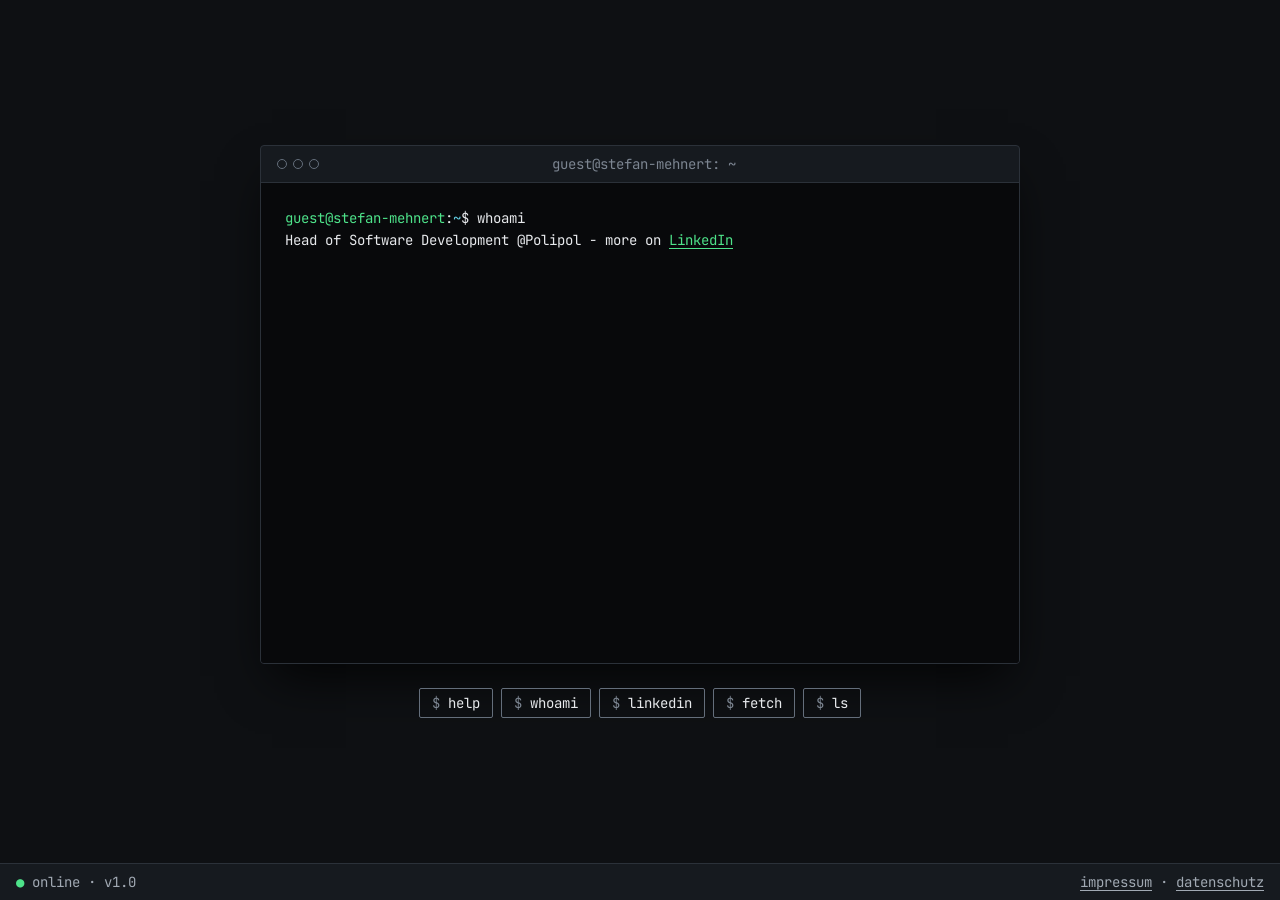
<file: index.html>
<!doctype html>
<html lang="en" data-theme="dark">
<head>
  <meta charset="utf-8">
  <meta name="viewport" content="width=device-width, initial-scale=1">
  <title>~/stefan-mehnert</title>
  <meta name="description" content="~/stefan-mehnert – a business card in a terminal.">
  <meta name="theme-color" content="#0e1013">
  <link rel="icon" href="favicon.svg" type="image/svg+xml">
  <link rel="preload" href="fonts/jetbrains-mono-latin-400-normal.woff2" as="font" type="font/woff2" crossorigin>
  <link rel="stylesheet" href="assets/style.css">
</head>
<body>
  <main>
    <section class="term" aria-label="Terminal">
      <div class="term-bar" aria-hidden="true">
        <div class="term-dots"><span></span><span></span><span></span></div>
        <div class="term-title">guest@stefan-mehnert: ~</div>
      </div>
      <div class="term-body" id="term">
        <div id="output" role="log" aria-live="polite"></div>
        <noscript>
          <div class="line"><span class="prompt-user">guest@stefan-mehnert</span>:<span class="prompt-path">~</span>$ whoami</div>
          <div class="line">Head of Software Development @Polipol - more on <a href="https://www.linkedin.com/in/stefan-mehnert-40a58489/" rel="noopener">LinkedIn</a></div>
          <div class="line faint">// JavaScript is off, so this terminal is read-only.</div>
        </noscript>
      </div>
    </section>
    <nav class="chips" id="chips" aria-label="Commands" hidden></nav>
  </main>
  <footer class="status">
    <span><span class="dot">●</span> online · v1.0</span>
    <span><a href="impressum.html">impressum</a> · <a href="datenschutz.html">datenschutz</a></span>
  </footer>
  <script src="assets/terminal.js"></script>
</body>
</html>
</file>
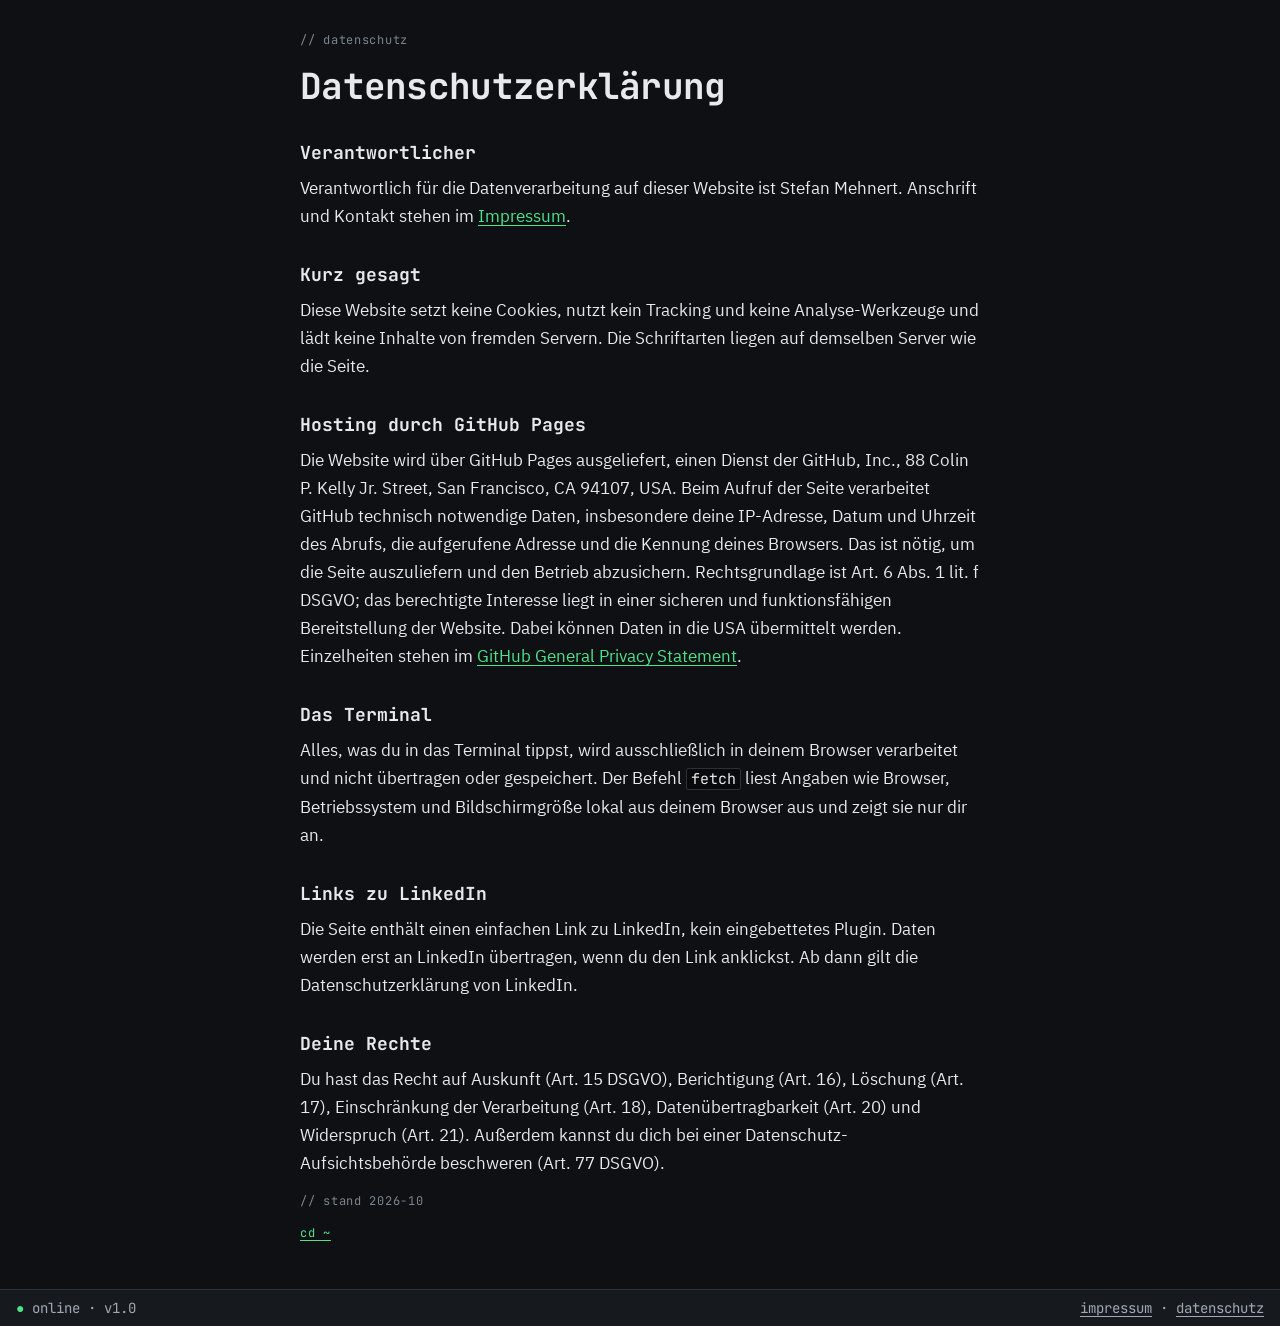
<file: datenschutz.html>
<!doctype html>
<html lang="de" data-theme="dark">
<head>
  <meta charset="utf-8">
  <meta name="viewport" content="width=device-width, initial-scale=1">
  <title>Datenschutz · ~/stefan-mehnert</title>
  <meta name="robots" content="noindex">
  <link rel="icon" href="favicon.svg" type="image/svg+xml">
  <link rel="stylesheet" href="assets/style.css">
</head>
<body>
  <main>
    <article class="doc">
      <p class="kicker">// datenschutz</p>
      <h1>Datenschutz&shy;erklärung</h1>

      <h2>Verantwortlicher</h2>
      <p>Verantwortlich für die Datenverarbeitung auf dieser Website ist Stefan Mehnert. Anschrift und Kontakt stehen im <a href="impressum.html">Impressum</a>.</p>

      <h2>Kurz gesagt</h2>
      <p>Diese Website setzt keine Cookies, nutzt kein Tracking und keine Analyse-Werkzeuge und lädt keine Inhalte von fremden Servern. Die Schriftarten liegen auf demselben Server wie die Seite.</p>

      <h2>Hosting durch GitHub Pages</h2>
      <p>Die Website wird über GitHub Pages ausgeliefert, einen Dienst der GitHub, Inc., 88 Colin P. Kelly Jr. Street, San Francisco, CA 94107, USA. Beim Aufruf der Seite verarbeitet GitHub technisch notwendige Daten, insbesondere deine IP-Adresse, Datum und Uhrzeit des Abrufs, die aufgerufene Adresse und die Kennung deines Browsers. Das ist nötig, um die Seite auszuliefern und den Betrieb abzusichern. Rechtsgrundlage ist Art. 6 Abs. 1 lit. f DSGVO; das berechtigte Interesse liegt in einer sicheren und funktionsfähigen Bereitstellung der Website. Dabei können Daten in die USA übermittelt werden. Einzelheiten stehen im <a href="https://docs.github.com/en/site-policy/privacy-policies/github-general-privacy-statement" rel="noopener">GitHub General Privacy Statement</a>.</p>

      <h2>Das Terminal</h2>
      <p>Alles, was du in das Terminal tippst, wird ausschließlich in deinem Browser verarbeitet und nicht übertragen oder gespeichert. Der Befehl <code>fetch</code> liest Angaben wie Browser, Betriebssystem und Bildschirmgröße lokal aus deinem Browser aus und zeigt sie nur dir an.</p>

      <h2>Links zu LinkedIn</h2>
      <p>Die Seite enthält einen einfachen Link zu LinkedIn, kein eingebettetes Plugin. Daten werden erst an LinkedIn übertragen, wenn du den Link anklickst. Ab dann gilt die Datenschutzerklärung von LinkedIn.</p>

      <h2>Deine Rechte</h2>
      <p>Du hast das Recht auf Auskunft (Art. 15 DSGVO), Berichtigung (Art. 16), Löschung (Art. 17), Einschränkung der Verarbeitung (Art. 18), Datenübertragbarkeit (Art. 20) und Widerspruch (Art. 21). Außerdem kannst du dich bei einer Datenschutz-Aufsichtsbehörde beschweren (Art. 77 DSGVO).</p>

      <p class="kicker">// stand 2026-10</p>
      <p class="kicker"><a href="./">cd ~</a></p>
    </article>
  </main>
  <footer class="status">
    <span><span class="dot">●</span> online · v1.0</span>
    <span><a href="impressum.html">impressum</a> · <a href="datenschutz.html">datenschutz</a></span>
  </footer>
</body>
</html>
</file>
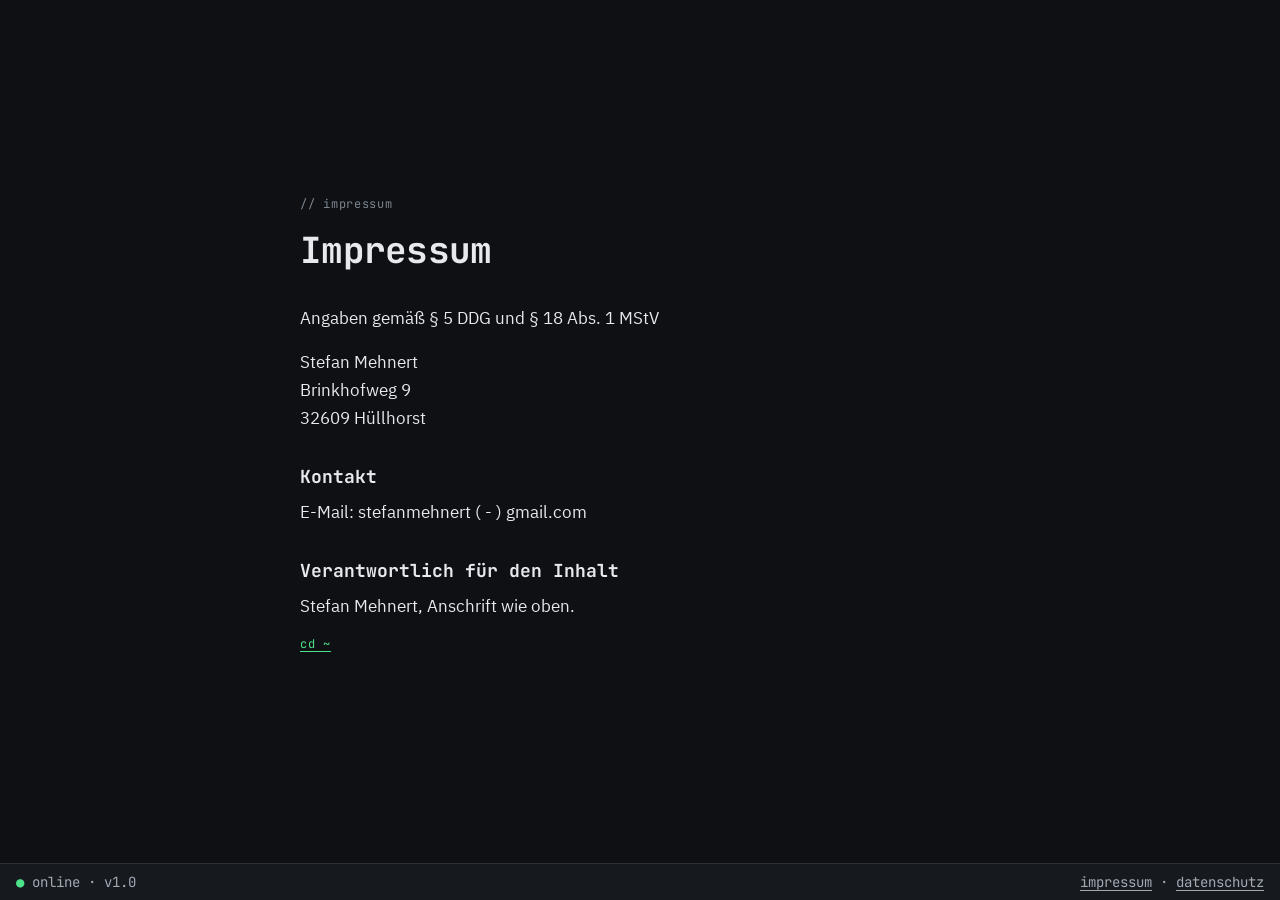
<file: impressum.html>
<!doctype html>
<html lang="de" data-theme="dark">
<head>
  <meta charset="utf-8">
  <meta name="viewport" content="width=device-width, initial-scale=1">
  <title>Impressum · ~/stefan-mehnert</title>
  <meta name="robots" content="noindex">
  <link rel="icon" href="favicon.svg" type="image/svg+xml">
  <link rel="stylesheet" href="assets/style.css">
</head>
<body>
  <main>
    <article class="doc">
      <p class="kicker">// impressum</p>
      <h1>Impressum</h1>
      <p>Angaben gemäß § 5 DDG und § 18 Abs. 1 MStV</p>
      <p>
        Stefan Mehnert<br>
        Brinkhofweg 9<br>
        32609 Hüllhorst
      </p>
      <h2>Kontakt</h2>
      <p>E-Mail: stefanmehnert ( - ) gmail.com</p>
      <h2>Verantwortlich für den Inhalt</h2>
      <p>Stefan Mehnert, Anschrift wie oben.</p>
      <p class="kicker"><a href="./">cd ~</a></p>
    </article>
  </main>
  <footer class="status">
    <span><span class="dot">●</span> online · v1.0</span>
    <span><a href="impressum.html">impressum</a> · <a href="datenschutz.html">datenschutz</a></span>
  </footer>
</body>
</html>
</file>
<file: assets/style.css>
/* Tokens aus dem Design-System ~/stefan-mehnert */
@font-face { font-family: "JetBrains Mono"; font-weight: 400; font-display: swap; src: url("../fonts/jetbrains-mono-latin-400-normal.woff2") format("woff2"); }
@font-face { font-family: "JetBrains Mono"; font-weight: 700; font-display: swap; src: url("../fonts/jetbrains-mono-latin-700-normal.woff2") format("woff2"); }
@font-face { font-family: "IBM Plex Sans"; font-weight: 400; font-display: swap; src: url("../fonts/ibm-plex-sans-latin-400-normal.woff2") format("woff2"); }
@font-face { font-family: "IBM Plex Sans"; font-weight: 600; font-display: swap; src: url("../fonts/ibm-plex-sans-latin-600-normal.woff2") format("woff2"); }

:root {
  --bg: #0e1013;
  --bg-raised: #161a1f;
  --bg-sunken: #08090b;
  --line: #2b3139;
  --line-strong: #646e7b;
  --ink: #e7e9ec;
  --ink-muted: #a1a9b3;
  --ink-faint: #7c8591;
  --accent: #4ee38a;
  --accent-soft: #0f2e1c;
  --on-accent: #0e1013;
  --amber: #f2b44b;
  --info: #62cfe4;
  --danger: #ff5d4f;
  --shadow-window: 0 24px 48px -12px #000000cc;
  --focus-ring: 0 0 0 2px #0e1013, 0 0 0 4px #4ee38a;

  --font-mono: "JetBrains Mono", ui-monospace, "SF Mono", Menlo, Consolas, monospace;
  --font-sans: "IBM Plex Sans", -apple-system, "Segoe UI", "Helvetica Neue", Arial, sans-serif;

  --space-1: 4px; --space-2: 8px; --space-3: 12px; --space-4: 16px;
  --space-6: 24px; --space-8: 32px; --space-12: 48px; --space-16: 64px;
  --radius-sm: 2px; --radius-md: 4px;
  --measure: 68ch;
  color-scheme: dark;
}

:root[data-theme="light"] {
  --bg: #f6f6f3;
  --bg-raised: #ffffff;
  --bg-sunken: #ecece7;
  --line: #d8d8d1;
  --line-strong: #7f858e;
  --ink: #15181c;
  --ink-muted: #4f565e;
  --ink-faint: #5f666e;
  --accent: #13713a;
  --accent-soft: #dcf2e3;
  --on-accent: #ffffff;
  --amber: #855400;
  --info: #0a6779;
  --danger: #bf2519;
  --shadow-window: 0 16px 40px -12px #15181c33;
  --focus-ring: 0 0 0 2px #f6f6f3, 0 0 0 4px #13713a;
  color-scheme: light;
}

*, *::before, *::after { box-sizing: border-box; }

html, body { margin: 0; }

body {
  min-height: 100vh;
  min-height: 100dvh;
  display: flex;
  flex-direction: column;
  background: var(--bg);
  color: var(--ink);
  font-family: var(--font-sans);
  font-size: 17px;
  line-height: 28px;
}

::selection { background: var(--accent-soft); color: var(--ink); }

a { color: var(--accent); text-underline-offset: 3px; }
a:focus-visible, button:focus-visible { outline: none; box-shadow: var(--focus-ring); border-radius: var(--radius-sm); }

main {
  flex: 1;
  display: flex;
  flex-direction: column;
  align-items: center;
  justify-content: center;
  gap: var(--space-6);
  padding: var(--space-8) var(--space-4);
}

/* Terminal-Fenster */
.term {
  width: 100%;
  max-width: 760px;
  background: var(--bg-raised);
  border: 1px solid var(--line);
  border-radius: var(--radius-md);
  box-shadow: var(--shadow-window);
  overflow: hidden;
}

.term-bar {
  display: flex;
  align-items: center;
  gap: var(--space-3);
  padding: var(--space-2) var(--space-4);
  border-bottom: 1px solid var(--line);
  font: 500 14px/20px var(--font-mono);
  color: var(--ink-faint);
}
.term-dots { display: flex; gap: 6px; }
.term-dots span { width: 10px; height: 10px; border-radius: 9999px; border: 1px solid var(--line-strong); }
.term-title { flex: 1; text-align: center; margin-right: 46px; overflow: hidden; text-overflow: ellipsis; white-space: nowrap; }

.term-body {
  background: var(--bg-sunken);
  padding: var(--space-6);
  height: min(60vh, 480px);
  overflow-y: auto;
  font: 400 14px/22px var(--font-mono);
  font-variant-ligatures: none;
  cursor: text;
}

.line { white-space: pre-wrap; word-break: break-word; min-height: 22px; }
.muted { color: var(--ink-muted); }
.faint { color: var(--ink-faint); }
.accent { color: var(--accent); }
.amber { color: var(--amber); }
.info { color: var(--info); }
.danger { color: var(--danger); }
.bold { font-weight: 700; }

.prompt-user { color: var(--accent); }
.prompt-path { color: var(--info); }

.input-line { display: flex; flex-wrap: wrap; }
.input-wrap { position: relative; flex: 1; min-width: 4ch; }
.input-mirror { white-space: pre-wrap; word-break: break-all; }
.term-input {
  position: absolute;
  inset: 0;
  width: 100%;
  opacity: 0;
  border: 0;
  padding: 0;
  margin: 0;
  background: transparent;
  color: transparent;
  font: inherit;
  font-size: 16px; /* verhindert Zoom auf iOS */
}

.cursor {
  display: inline-block;
  min-width: 1ch;
  background: var(--accent);
  color: var(--on-accent);
  animation: blink 1.06s steps(1, end) infinite;
}
.term-input:not(:focus) ~ .input-mirror .cursor { background: transparent; color: inherit; outline: 1px solid var(--accent); outline-offset: -1px; animation: none; }

@keyframes blink { 50% { background: transparent; color: inherit; } }

/* Befehls-Chips */
.chips { display: flex; flex-wrap: wrap; justify-content: center; gap: var(--space-2); }
.chip {
  font: 500 14px/20px var(--font-mono);
  color: var(--ink);
  background: transparent;
  border: 1px solid var(--line-strong);
  border-radius: var(--radius-sm);
  padding: var(--space-1) var(--space-3);
  cursor: pointer;
}
.chip::before { content: "$ "; color: var(--ink-faint); }
.chip:hover { background: var(--bg-raised); color: var(--accent); }

/* Statuszeile */
.status {
  display: flex;
  justify-content: space-between;
  align-items: center;
  flex-wrap: wrap;
  gap: var(--space-2) var(--space-4);
  padding: var(--space-2) var(--space-4);
  background: var(--bg-raised);
  border-top: 1px solid var(--line);
  font: 500 14px/20px var(--font-mono);
  color: var(--ink-muted);
}
.status a { color: var(--ink-muted); }
.status a:hover { color: var(--accent); }
.status .dot { color: var(--accent); }

/* Textseiten (Impressum, Datenschutz, noscript) */
.doc { width: 100%; max-width: var(--measure); }
.doc h1 { font: 700 36px/44px var(--font-mono); letter-spacing: -0.02em; margin: 0 0 var(--space-8); }
.doc h2 { font: 600 18px/26px var(--font-mono); margin: var(--space-8) 0 var(--space-2); }
.doc p, .doc ul { margin: 0 0 var(--space-4); }
.kicker { font: 500 12px/16px var(--font-mono); letter-spacing: 0.06em; color: var(--ink-faint); margin: 0 0 var(--space-2); }
.todo { color: var(--amber); }
.doc code { font-family: var(--font-mono); font-size: 15px; background: var(--bg-sunken); border: 1px solid var(--line); border-radius: var(--radius-sm); padding: 0 var(--space-1); }

@media (max-width: 560px) {
  main { padding: var(--space-4); justify-content: flex-start; }
  .term-body { padding: var(--space-4); height: 62vh; font-size: 13px; line-height: 20px; }
  .term-title { margin-right: 0; }
  .doc h1 { font-size: 28px; line-height: 36px; }
}

@media (prefers-reduced-motion: reduce) {
  .cursor { animation: none; }
}
</file>
